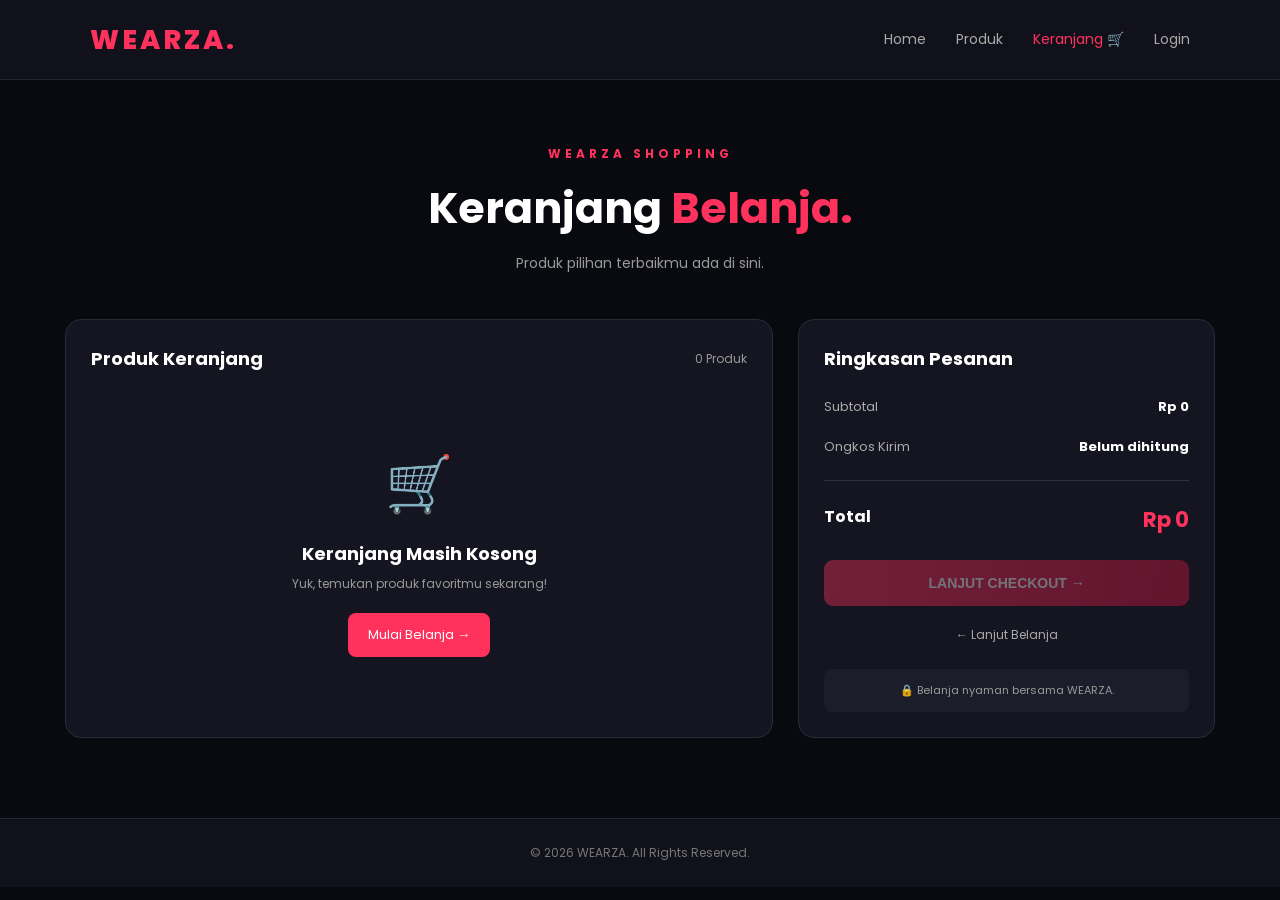
<file: keranjang.html>
<!DOCTYPE html>
<html lang="id">
<head>
<meta charset="UTF-8">
<meta name="viewport" content="width=device-width, initial-scale=1.0">
<title>Keranjang Belanja | WEARZA</title>

<link href="https://fonts.googleapis.com/css2?family=Poppins:wght@400;500;600;700;800&display=swap" rel="stylesheet">

<style>
* {
    margin: 0;
    padding: 0;
    box-sizing: border-box;
}

body {
    font-family: 'Poppins', sans-serif;
    background: #090a10;
    color: white;
}

/* NAVBAR */
.navbar {
    height: 80px;
    display: flex;
    justify-content: space-between;
    align-items: center;
    padding: 0 7%;
    background: #10111a;
    border-bottom: 1px solid #252635;
}

.logo {
    font-size: 27px;
    font-weight: 800;
    color: #ff315d;
    letter-spacing: 3px;
    text-decoration: none;
}

.navbar nav {
    display: flex;
    gap: 30px;
}

.navbar nav a {
    color: #aaa;
    text-decoration: none;
    font-size: 14px;
    transition: .3s;
}

.navbar nav a:hover,
.navbar nav .active {
    color: #ff315d;
}

/* HEADER */
.hero {
    text-align: center;
    padding: 65px 15px 45px;
}

.hero .subtitle {
    color: #ff315d;
    letter-spacing: 4px;
    font-size: 12px;
    font-weight: 700;
}

.hero h1 {
    font-size: 43px;
    margin: 13px 0;
}

.hero h1 span {
    color: #ff315d;
}

.hero p {
    color: #999;
    font-size: 14px;
}

/* CONTAINER */
.container {
    max-width: 1150px;
    width: 90%;
    margin: auto;
    padding-bottom: 80px;
}

.cart-layout {
    display: grid;
    grid-template-columns: 1.7fr 1fr;
    gap: 25px;
}

/* PRODUCT */
.cart-box,
.summary-box {
    background: #141520;
    border: 1px solid #292b3b;
    border-radius: 16px;
    padding: 25px;
}

.box-title {
    display: flex;
    justify-content: space-between;
    align-items: center;
    margin-bottom: 25px;
}

.box-title h2,
.summary-box h2 {
    font-size: 18px;
}

.box-title span {
    color: #999;
    font-size: 12px;
}

.product {
    display: flex;
    align-items: center;
    gap: 17px;
    padding: 20px 0;
    border-bottom: 1px solid #292b3b;
}

.product img {
    width: 95px;
    height: 105px;
    object-fit: cover;
    border-radius: 12px;
    background: #222431;
}

.product-info {
    flex: 1;
}

.product-info h3 {
    font-size: 15px;
    margin-bottom: 5px;
}

.product-info p {
    color: #999;
    font-size: 12px;
}

.price {
    color: #ff315d !important;
    font-weight: 700;
    margin-top: 8px;
}

.quantity {
    display: flex;
    align-items: center;
    gap: 12px;
    margin-top: 12px;
}

.quantity button {
    width: 27px;
    height: 27px;
    background: #252737;
    border: 1px solid #393c50;
    color: white;
    border-radius: 6px;
    cursor: pointer;
}

.quantity button:hover {
    background: #ff315d;
}

.remove {
    background: transparent;
    color: #ff6681;
    border: 1px solid #633044;
    padding: 8px 12px;
    border-radius: 7px;
    cursor: pointer;
    font-size: 11px;
}

.remove:hover {
    background: #ff315d;
    color: white;
}

/* SUMMARY */
.summary-box h2 {
    margin-bottom: 25px;
}

.summary-row {
    display: flex;
    justify-content: space-between;
    margin: 20px 0;
    font-size: 13px;
}

.summary-row span {
    color: #aaa;
}

.summary-row strong {
    text-align: right;
}

hr {
    border: none;
    border-top: 1px solid #303143;
    margin: 23px 0;
}

.total {
    display: flex;
    justify-content: space-between;
    font-size: 16px;
    font-weight: 700;
    margin-bottom: 25px;
}

.total strong {
    color: #ff315d;
    font-size: 21px;
}

.checkout {
    width: 100%;
    padding: 15px;
    border: none;
    border-radius: 9px;
    background: linear-gradient(100deg, #ff315d, #d91443);
    color: white;
    font-size: 14px;
    font-weight: 700;
    cursor: pointer;
    transition: .3s;
}

.checkout:hover {
    transform: translateY(-3px);
    box-shadow: 0 7px 22px #ff315d40;
}

.checkout:disabled {
    opacity: .4;
    cursor: not-allowed;
    transform: none;
}

.continue {
    display: block;
    text-align: center;
    color: #aaa;
    text-decoration: none;
    font-size: 12px;
    margin-top: 20px;
}

.continue:hover {
    color: #ff315d;
}

.note {
    margin-top: 25px;
    padding: 13px;
    background: #1c1d2a;
    border-radius: 8px;
    color: #999;
    font-size: 11px;
    text-align: center;
}

/* EMPTY */
.empty {
    text-align: center;
    padding: 45px 10px;
}

.empty .icon {
    font-size: 55px;
    margin-bottom: 15px;
}

.empty h3 {
    font-size: 18px;
    margin-bottom: 8px;
}

.empty p {
    font-size: 12px;
    color: #999;
    margin-bottom: 20px;
}

.empty a {
    display: inline-block;
    background: #ff315d;
    color: white;
    text-decoration: none;
    padding: 12px 20px;
    border-radius: 8px;
    font-size: 13px;
}

/* FOOTER */
footer {
    text-align: center;
    padding: 25px;
    background: #10111a;
    border-top: 1px solid #252635;
    color: #777;
    font-size: 12px;
}

/* RESPONSIVE */
@media(max-width: 750px) {
    .navbar {
        height: auto;
        padding: 20px;
        flex-direction: column;
        gap: 17px;
    }

    .navbar nav {
        gap: 17px;
    }

    .navbar nav a {
        font-size: 12px;
    }

    .hero h1 {
        font-size: 30px;
    }

    .cart-layout {
        grid-template-columns: 1fr;
    }

    .cart-box,
    .summary-box {
        padding: 18px;
    }

    .product img {
        width: 70px;
        height: 80px;
    }

    .product-info h3 {
        font-size: 12px;
    }

    .remove {
        padding: 6px;
    }
}
</style>
</head>

<body>

<header class="navbar">
    <a href="index.html" class="logo">WEARZA.</a>

    <nav>
        <a href="index.html">Home</a>
        <a href="produk.html">Produk</a>
        <a href="keranjang.html" class="active">Keranjang 🛒</a>
        <a href="login.html">Login</a>
    </nav>
</header>

<section class="hero">
    <div class="subtitle">WEARZA SHOPPING</div>
    <h1>Keranjang <span>Belanja.</span></h1>
    <p>Produk pilihan terbaikmu ada di sini.</p>
</section>

<main class="container">

<div class="cart-layout">

    <section class="cart-box">
        <div class="box-title">
            <h2>Produk Keranjang</h2>
            <span id="jumlah">0 Produk</span>
        </div>

        <div id="daftar"></div>
    </section>

    <aside class="summary-box">
        <h2>Ringkasan Pesanan</h2>

        <div class="summary-row">
            <span>Subtotal</span>
            <strong id="subtotal">Rp0</strong>
        </div>

        <div class="summary-row">
            <span>Ongkos Kirim</span>
            <strong>Belum dihitung</strong>
        </div>

        <hr>

        <div class="total">
            <span>Total</span>
            <strong id="total">Rp0</strong>
        </div>

        <button class="checkout" id="checkout">
            LANJUT CHECKOUT →
        </button>

        <a href="produk.html" class="continue">
            ← Lanjut Belanja
        </a>

        <div class="note">
            🔒 Belanja nyaman bersama WEARZA.
        </div>
    </aside>

</div>
</main>

<footer>
    © 2026 WEARZA. All Rights Reserved.
</footer>

<script>
const KEY = "wearzaCart";

function getCart() {
    try {
        return JSON.parse(localStorage.getItem(KEY) || "[]");
    } catch (e) {
        return [];
    }
}

function formatRupiah(number) {
    return new Intl.NumberFormat("id-ID", {
        style: "currency",
        currency: "IDR",
        maximumFractionDigits: 0
    }).format(number);
}

function escapeHTML(value) {
    return String(value ?? "").replace(/[&<>"']/g, char => ({
        "&": "&amp;",
        "<": "&lt;",
        ">": "&gt;",
        '"': "&quot;",
        "'": "&#39;"
    })[char]);
}

function tampilkan() {
    const cart = getCart();
    const daftar = document.getElementById("daftar");

    let jumlah = 0;
    let subtotal = 0;

    cart.forEach(item => {
        const qty = Math.max(1, Number(item.qty) || 1);
        jumlah += qty;
        subtotal += Math.max(0, Number(item.price) || 0) * qty;
    });

    document.getElementById("jumlah").textContent =
        jumlah + " Produk";

    document.getElementById("subtotal").textContent =
        formatRupiah(subtotal);

    document.getElementById("total").textContent =
        formatRupiah(subtotal);

    document.getElementById("checkout").disabled =
        cart.length === 0;

    if (cart.length === 0) {
        daftar.innerHTML = `
            <div class="empty">
                <div class="icon">🛒</div>
                <h3>Keranjang Masih Kosong</h3>
                <p>Yuk, temukan produk favoritmu sekarang!</p>
                <a href="produk.html">Mulai Belanja →</a>
            </div>
        `;
        return;
    }

    daftar.innerHTML = cart.map((item, index) => `
        <div class="product">

            <img
                src="${escapeHTML(item.image || '')}"
                alt="${escapeHTML(item.name)}"
                onerror="this.style.visibility='hidden'"
            >

            <div class="product-info">
                <h3>${escapeHTML(item.name)}</h3>
                <p>${escapeHTML(item.brand || 'Smartphone')}</p>

                <p class="price">
                    ${formatRupiah(Number(item.price) || 0)}
                </p>

                <div class="quantity">
                    <button onclick="ubahJumlah(${index}, -1)">−</button>
                    <span>${Math.max(1, Number(item.qty) || 1)}</span>
                    <button onclick="ubahJumlah(${index}, 1)">+</button>
                </div>
            </div>

            <button class="remove"
                onclick="hapus(${index})">
                Hapus
            </button>

        </div>
    `).join("");
}

function ubahJumlah(index, perubahan) {
    const cart = getCart();

    if (!cart[index]) return;

    cart[index].qty =
        (Number(cart[index].qty) || 1) + perubahan;

    if (cart[index].qty <= 0) {
        cart.splice(index, 1);
    }

    localStorage.setItem(KEY, JSON.stringify(cart));
    tampilkan();
}

function hapus(index) {
    const cart = getCart();
    cart.splice(index, 1);

    localStorage.setItem(KEY, JSON.stringify(cart));
    tampilkan();
}

document.getElementById("checkout").addEventListener("click", () => {
    if (getCart().length > 0) {
        alert("Checkout masih berupa demo.");
    }
});

tampilkan();
</script>

</body>
</html>
</file>
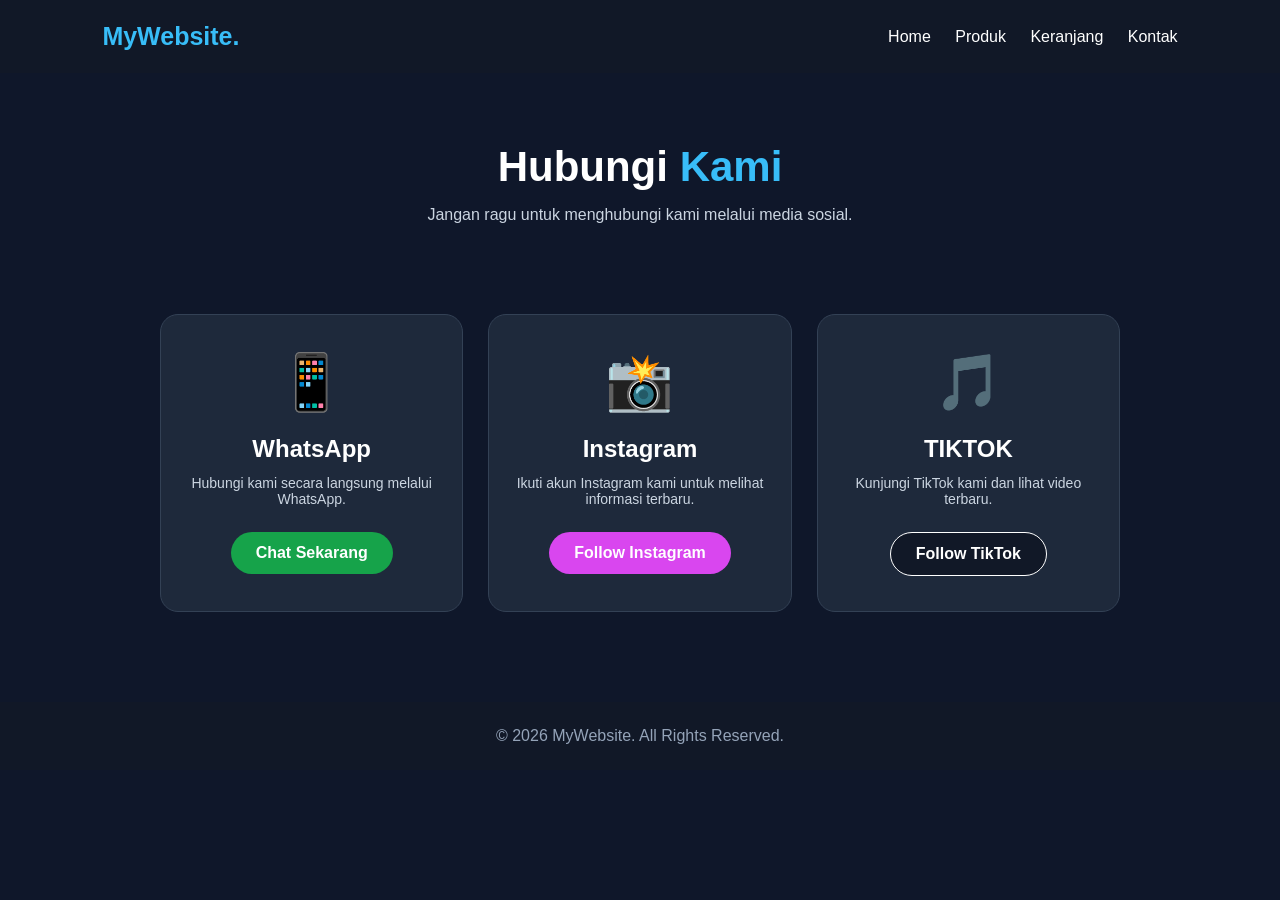
<file: kontak.html>
<!DOCTYPE html>
<html lang="id">
<head>
<meta charset="UTF-8">
<meta name="viewport" content="width=device-width, initial-scale=1.0">
<title>Kontak Kami</title>

<style>
* {
    margin: 0;
    padding: 0;
    box-sizing: border-box;
    font-family: Arial, sans-serif;
}

body {
    background: #0f172a;
    color: white;
}

/* NAVBAR */
nav {
    display: flex;
    justify-content: space-between;
    align-items: center;
    padding: 22px 8%;
    background: #111827;
}

.logo {
    font-size: 25px;
    font-weight: bold;
    color: #38bdf8;
}

nav a {
    color: white;
    text-decoration: none;
    margin-left: 20px;
    transition: .3s;
}

nav a:hover {
    color: #38bdf8;
}

/* HERO */
.hero {
    text-align: center;
    padding: 70px 20px 35px;
}

.hero h1 {
    font-size: 42px;
    margin-bottom: 15px;
}

.hero h1 span {
    color: #38bdf8;
}

.hero p {
    color: #cbd5e1;
    font-size: 16px;
}

/* KONTAK */
.container {
    max-width: 1000px;
    margin: 35px auto 70px;
    padding: 20px;
}

.contact-box {
    display: grid;
    grid-template-columns: repeat(3, 1fr);
    gap: 25px;
}

.card {
    background: #1e293b;
    padding: 35px 20px;
    border-radius: 18px;
    text-align: center;
    border: 1px solid #334155;
    transition: .3s;
}

.card:hover {
    transform: translateY(-10px);
    border-color: #38bdf8;
    box-shadow: 0 10px 30px #38bdf833;
}

.icon {
    font-size: 55px;
    margin-bottom: 20px;
}

.card h2 {
    margin-bottom: 12px;
}

.card p {
    color: #cbd5e1;
    margin-bottom: 25px;
    font-size: 14px;
}

.card a {
    display: inline-block;
    text-decoration: none;
    color: white;
    padding: 12px 25px;
    border-radius: 30px;
    font-weight: bold;
    transition: .3s;
}

.wa a {
    background: #16a34a;
}

.ig a {
    background: #d946ef;
}

.tt a {
    background: #111827;
    border: 1px solid white;
}

.card a:hover {
    opacity: .8;
    transform: scale(1.05);
}

/* FOOTER */
footer {
    background: #111827;
    text-align: center;
    padding: 25px;
    color: #94a3b8;
}

@media(max-width: 700px) {
    .contact-box {
        grid-template-columns: 1fr;
    }

    nav {
        flex-direction: column;
        gap: 18px;
    }

    nav a {
        margin: 0 7px;
        font-size: 13px;
    }

    .hero h1 {
        font-size: 32px;
    }
}
</style>
</head>

<body>

<!-- NAVBAR -->
<nav>
    <div class="logo">MyWebsite.</div>

    <div>
        <a href="index.html">Home</a>
        <a href="produk.html">Produk</a>
        <a href="keranjang.html">Keranjang</a>
        <a href="kontak.html">Kontak</a>
    </div>
</nav>

<!-- HERO -->
<section class="hero">
    <h1>Hubungi <span>Kami</span></h1>
    <p>Jangan ragu untuk menghubungi kami melalui media sosial.</p>
</section>

<!-- KONTAK -->
<div class="container">

    <div class="contact-box">

        <!-- WHATSAPP -->
        <div class="card wa">
            <div class="icon">📱</div>
            <h2>WhatsApp</h2>
            <p>Hubungi kami secara langsung melalui WhatsApp.</p>
            <a href="https://wa.me/6281234567890" target="_blank">
                Chat Sekarang
            </a>
        </div>

        <!-- INSTAGRAM -->
        <div class="card ig">
            <div class="icon">📸</div>
            <h2>Instagram</h2>
            <p>Ikuti akun Instagram kami untuk melihat informasi terbaru.</p>
            <a href="https://instagram.com/username" target="_blank">
                Follow Instagram
            </a>
        </div>

        <!-- TIKTOK -->
        <div class="card tt">
            <div class="icon">🎵</div>
            <h2>TIKTOK</h2>
            <p>Kunjungi TikTok kami dan lihat video terbaru.</p>
            <a href="https://tiktok.com/@username" target="_blank">
                Follow TikTok
            </a>
        </div>

    </div>
</div>

<!-- FOOTER -->
<footer>
    <p>© 2026 MyWebsite. All Rights Reserved.</p>
</footer>

</body>
</html>
</file>
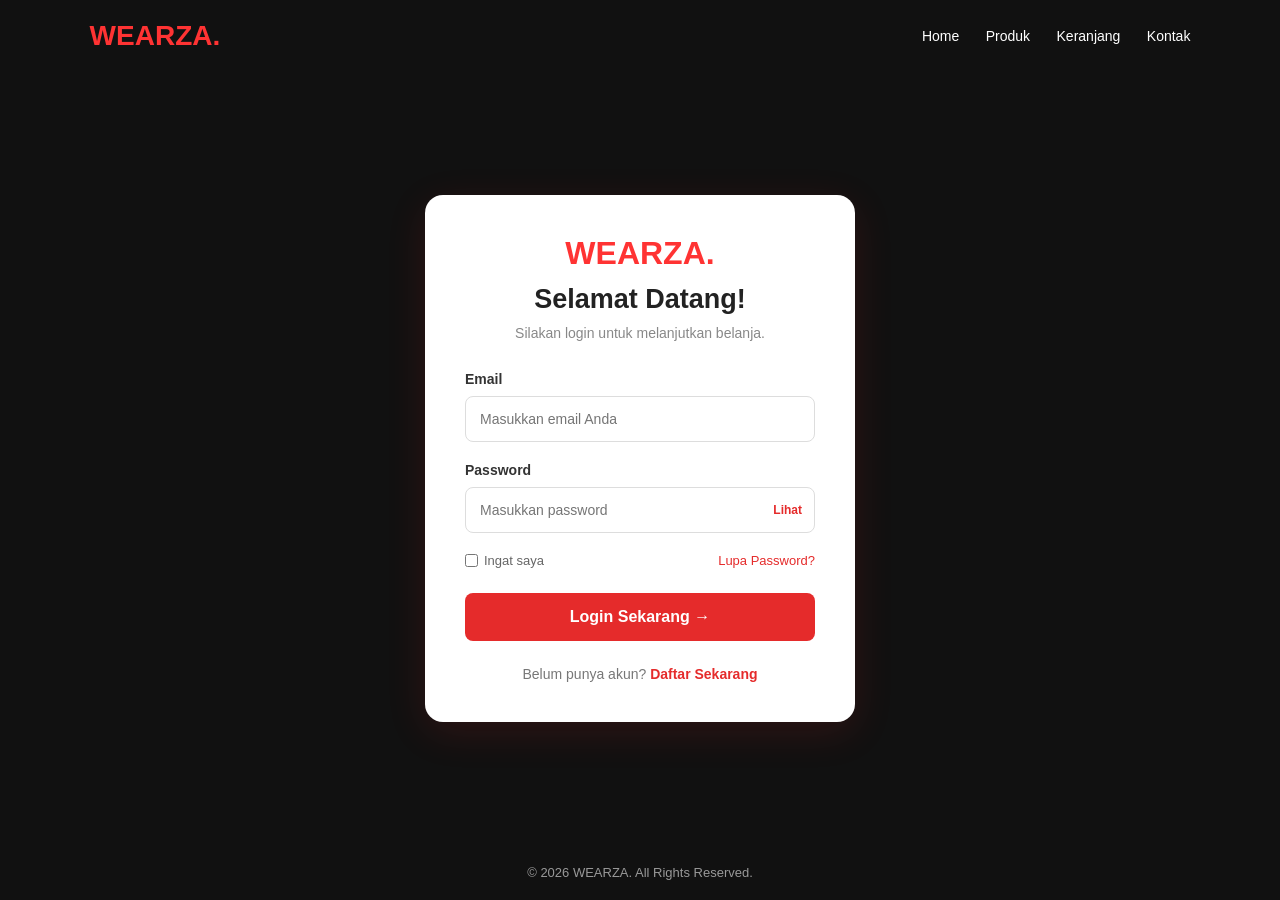
<file: login.html>
<!DOCTYPE html>
<html lang="id">
<head>
<meta charset="UTF-8">
<meta name="viewport" content="width=device-width, initial-scale=1.0">
<title>Login | WEARZA</title>

<style>
* {
    margin: 0;
    padding: 0;
    box-sizing: border-box;
    font-family: Arial, sans-serif;
}

body {
    min-height: 100vh;
    background: #111;
    display: flex;
    flex-direction: column;
}

/* NAVBAR */
header {
    width: 100%;
    padding: 20px 7%;
    display: flex;
    justify-content: space-between;
    align-items: center;
    flex-wrap: wrap;
    gap: 15px;
}

.logo {
    color: #ff3333;
    font-size: 28px;
    font-weight: bold;
}

nav a {
    color: white;
    text-decoration: none;
    margin-left: 22px;
    font-size: 14px;
}

nav a:hover {
    color: #ff3333;
}

/* LOGIN AREA */
.login-container {
    flex: 1;
    display: flex;
    justify-content: center;
    align-items: center;
    padding: 40px 20px;
}

.login-box {
    width: 100%;
    max-width: 430px;
    background: white;
    padding: 40px;
    border-radius: 18px;
    box-shadow: 0 10px 40px rgba(255, 40, 40, 0.12);
}

.login-logo {
    text-align: center;
    color: #ff3333;
    font-size: 32px;
    font-weight: bold;
    margin-bottom: 12px;
}

.login-box h1 {
    text-align: center;
    color: #222;
    font-size: 27px;
    margin-bottom: 10px;
}

.subtitle {
    text-align: center;
    color: #888;
    font-size: 14px;
    margin-bottom: 30px;
}

/* INPUT */
.form-group {
    margin-bottom: 20px;
}

.form-group label {
    display: block;
    margin-bottom: 9px;
    font-weight: bold;
    color: #333;
    font-size: 14px;
}

.form-group input {
    width: 100%;
    padding: 14px;
    border: 1px solid #ddd;
    border-radius: 8px;
    outline: none;
    font-size: 14px;
}

.form-group input:focus {
    border-color: #ff3333;
}

/* PASSWORD */
.password-box {
    position: relative;
}

.password-box input {
    padding-right: 65px;
}

.show-password {
    position: absolute;
    right: 13px;
    top: 50%;
    transform: translateY(-50%);
    border: none;
    background: none;
    color: #e52b2b;
    cursor: pointer;
    font-size: 12px;
    font-weight: bold;
}

/* OPTIONS */
.options {
    display: flex;
    justify-content: space-between;
    align-items: center;
    font-size: 13px;
    margin-bottom: 25px;
    gap: 10px;
}

.remember {
    display: flex;
    align-items: center;
    gap: 6px;
    color: #666;
}

.options a {
    color: #e52b2b;
    text-decoration: none;
}

/* BUTTON */
.login-btn {
    width: 100%;
    padding: 15px;
    background: #e52b2b;
    color: white;
    border: none;
    border-radius: 8px;
    font-size: 16px;
    font-weight: bold;
    cursor: pointer;
    transition: 0.3s;
}

.login-btn:hover {
    background: #bd1717;
}

/* REGISTER */
.register {
    text-align: center;
    margin-top: 25px;
    color: #777;
    font-size: 14px;
}

.register a {
    color: #e52b2b;
    text-decoration: none;
    font-weight: bold;
}

/* FOOTER */
footer {
    color: #999;
    text-align: center;
    padding: 20px;
    font-size: 13px;
}

/* RESPONSIVE */
@media(max-width: 600px) {
    header {
        padding: 18px 5%;
    }

    nav a {
        margin-left: 8px;
        font-size: 12px;
    }

    .login-box {
        padding: 28px 22px;
    }

    .login-box h1 {
        font-size: 24px;
    }
}
</style>
</head>

<body>

<!-- NAVBAR -->
<header>
    <div class="logo">WEARZA.</div>

    <nav>
        <a href="index.html">Home</a>
        <a href="produk.html">Produk</a>
        <a href="keranjang.html">Keranjang</a>
        <a href="kontak.html">Kontak</a>
    </nav>
</header>

<!-- LOGIN -->
<div class="login-container">

    <div class="login-box">

        <div class="login-logo">WEARZA.</div>

        <h1>Selamat Datang!</h1>

        <p class="subtitle">
            Silakan login untuk melanjutkan belanja.
        </p>

        <form id="loginForm">

            <div class="form-group">
                <label>Email</label>
                <input
                    type="email"
                    id="email"
                    placeholder="Masukkan email Anda"
                    required
                >
            </div>

            <div class="form-group">
                <label>Password</label>

                <div class="password-box">
                    <input
                        type="password"
                        id="password"
                        placeholder="Masukkan password"
                        required
                    >

                    <button
                        type="button"
                        class="show-password"
                        onclick="togglePassword()"
                    >
                        Lihat
                    </button>
                </div>
            </div>

            <div class="options">
                <label class="remember">
                    <input type="checkbox">
                    Ingat saya
                </label>

                <a href="#" onclick="alert('Silakan hubungi admin untuk reset password.')">
                    Lupa Password?
                </a>
            </div>

            <button type="submit" class="login-btn">
                Login Sekarang →
            </button>

        </form>

        <div class="register">
            Belum punya akun?
            <a href="daftar.html">Daftar Sekarang</a>
        </div>

    </div>

</div>

<!-- FOOTER -->
<footer>
    © 2026 WEARZA. All Rights Reserved.
</footer>

<script>

// Tampilkan atau sembunyikan password
function togglePassword() {
    const password = document.getElementById("password");
    const tombol = document.querySelector(".show-password");

    if (password.type === "password") {
        password.type = "text";
        tombol.textContent = "Sembunyi";
    } else {
        password.type = "password";
        tombol.textContent = "Lihat";
    }
}

// Simulasi login
document.getElementById("loginForm").addEventListener("submit", function(e) {
    e.preventDefault();

    const email = document.getElementById("email").value;
    const password = document.getElementById("password").value;

    if (email && password) {
        alert("Login berhasil! Selamat datang di WEARZA.");
        window.location.href = "index.html";
    }
});

</script>

</body>
</html>
</file>
